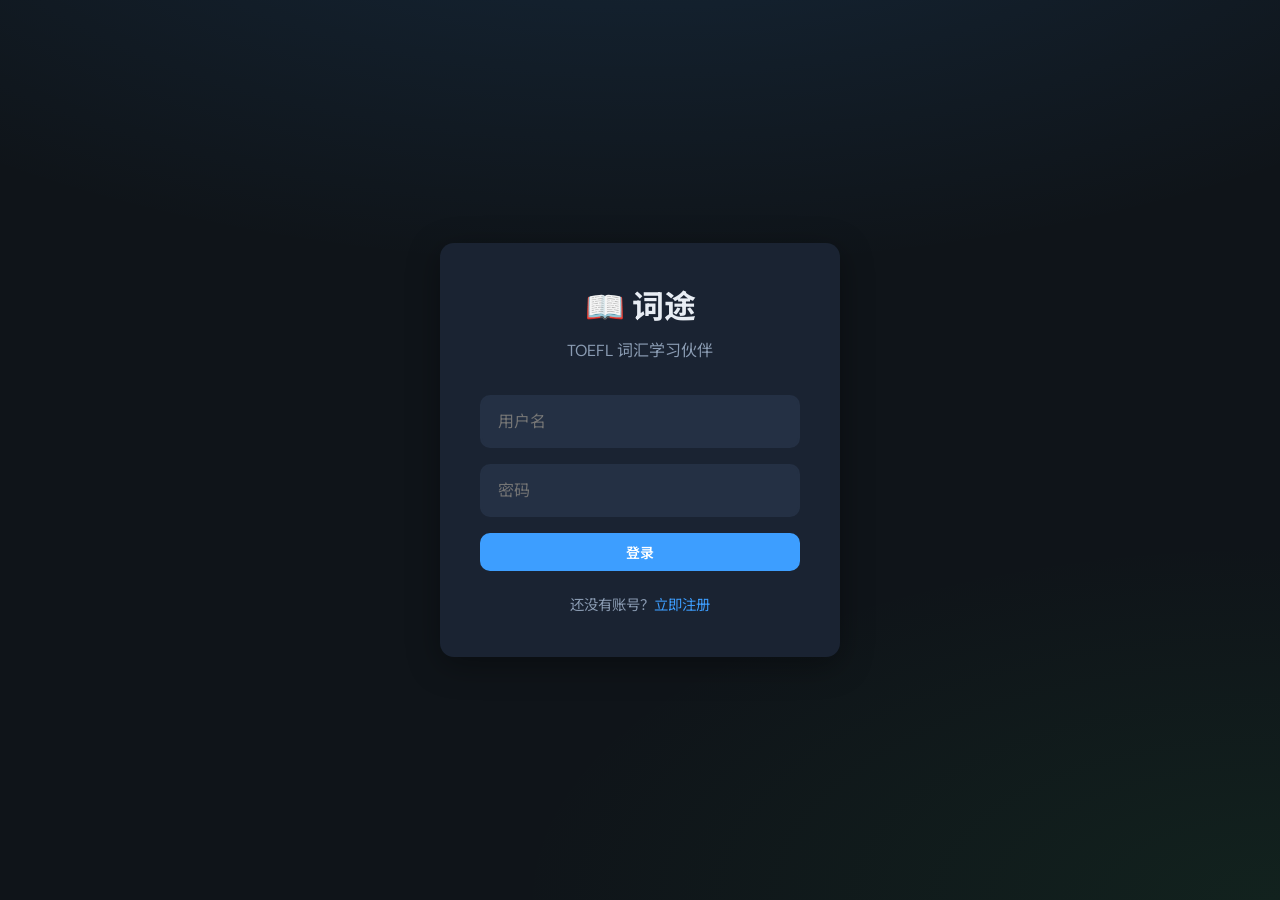
<file: index.html>
<!DOCTYPE html>
<html lang="zh-CN">
<head>
  <meta charset="UTF-8" />
  <meta name="viewport" content="width=device-width, initial-scale=1.0" />
  <title>词途 · 小李的 TOEFL 词汇伙伴</title>
  <link rel="preconnect" href="https://fonts.googleapis.com" />
  <link rel="preconnect" href="https://fonts.gstatic.com" crossorigin />
  <link href="https://fonts.googleapis.com/css2?family=DM+Sans:ital,opsz,wght@0,9..40,400;0,9..40,600;0,9..40,700;1,9..40,400&family=Noto+Sans+SC:wght@400;500;700&display=swap" rel="stylesheet" />
  <link rel="stylesheet" href="styles.css" />
</head>
<body>
  <!-- 强制登录界面 -->
  <div id="authOverlay" class="auth-overlay">
    <div class="auth-modal">
      <h2>📖 词途</h2>
      <p class="auth-subtitle">TOEFL 词汇学习伙伴</p>
      
      <div id="loginForm" class="auth-form">
        <input type="text" id="loginUsername" placeholder="用户名" autocomplete="username" />
        <input type="password" id="loginPassword" placeholder="密码" autocomplete="current-password" />
        <button type="button" id="loginBtn" class="btn btn-primary btn-block">登录</button>
        <p class="auth-switch">还没有账号？<a href="#" id="goToRegister">立即注册</a></p>
      </div>
      
      <div id="registerForm" class="auth-form hidden">
        <input type="text" id="registerUsername" placeholder="设置用户名" autocomplete="username" />
        <input type="password" id="registerPassword" placeholder="设置密码" autocomplete="new-password" />
        <input type="password" id="registerPasswordConfirm" placeholder="确认密码" autocomplete="new-password" />
        <button type="button" id="registerBtn" class="btn btn-primary btn-block">注册</button>
        <p class="auth-switch">已有账号？<a href="#" id="goToLogin">返回登录</a></p>
      </div>
    </div>
  </div>

  <div id="mainApp" class="app hidden">
    <header class="header">
      <div class="brand">
        <span class="logo" aria-hidden="true">📖</span>
        <div>
          <h1>词途</h1>
          <p class="tagline">科学复习 + 游戏激励 · 打破「记不住→不想背」</p>
        </div>
      </div>
      <div class="header-stats">
        <div class="stat-pill gold" title="经验值">
          <span class="stat-label">Lv.</span>
          <strong id="levelDisplay">1</strong>
          <span>· <strong id="xpDisplay">0</strong> XP</span>
        </div>
        <div class="stat-pill" title="连续打卡">
          <span class="stat-label">🔥</span>
          <strong id="streakCount">0</strong>
          <span>天</span>
        </div>
        <div class="stat-pill accent">
          <span class="stat-label">新词</span>
          <strong id="todayCount">0</strong>
          <span>/ <span id="goalDisplay">3</span></span>
        </div>
        <button type="button" id="checkInBtn" class="btn btn-checkin">今日打卡</button>
        <button type="button" id="userBtn" class="btn btn-ghost">👤 用户</button>
      </div>
    </header>

    <section class="panel flywheel-panel" aria-labelledby="flywheel-heading">
      <h2 id="flywheel-heading">正向循环 · 告别死记硬背</h2>
      <div class="flywheel" aria-hidden="true">
        <span class="fly-step active">用对方法</span>
        <span class="fly-arrow">→</span>
        <span class="fly-step">背得住</span>
        <span class="fly-arrow">→</span>
        <span class="fly-step">有成就感</span>
        <span class="fly-arrow">→</span>
        <span class="fly-step">更愿意背</span>
      </div>
      <p id="flywheelMsg" class="flywheel-msg">艾宾浩斯告诉我们：学完 24 小时内、第一周内复习，最能对抗遗忘。</p>
    </section>

    <section class="panel srs-panel" aria-labelledby="srs-heading">
      <h2 id="srs-heading">📅 艾宾浩斯复习计划</h2>
      <p class="hint">第 1 天学新词 → 第 2 天复习昨天 → 第 3/7/14 天巩固 · 每 7 天小测验</p>
      <div class="srs-stats">
        <div class="srs-stat">
          <strong id="dueReviewCount">0</strong>
          <span>今日待复习</span>
        </div>
        <div class="srs-stat">
          <strong id="todayReviewDone">0</strong>
          <span>今日已复习</span>
        </div>
        <div class="srs-stat highlight">
          <strong id="daysToQuiz">—</strong>
          <span>距周测</span>
        </div>
      </div>
      <ul id="dueReviewList" class="due-list"></ul>
      <button type="button" id="startReviewBtn" class="btn btn-secondary btn-block" disabled>
        开始复习第一个到期词
      </button>
    </section>

    <div id="badgeRow" class="badge-row" aria-label="成就徽章"></div>

    <section class="panel mood-panel" aria-labelledby="mood-heading">
      <h2 id="mood-heading">今天心情如何？</h2>
      <p class="hint">选一下心情，我们会记住并给你合适的鼓励</p>
      <div class="mood-grid" role="group" aria-label="心情选择">
        <button type="button" class="mood-btn" data-mood="great" title="很好">😊</button>
        <button type="button" class="mood-btn" data-mood="ok" title="还行">😐</button>
        <button type="button" class="mood-btn" data-mood="tired" title="疲惫">😩</button>
        <button type="button" class="mood-btn" data-mood="anxious" title="焦虑">😰</button>
      </div>
      <p id="moodFeedback" class="mood-feedback" hidden></p>
    </section>

    <section class="panel goal-panel">
      <label for="dailyGoal">每日新词目标（建议循序渐进：先 3～5，熟练后可调到 30）</label>
      <div class="goal-row">
        <input type="range" id="dailyGoal" min="1" max="30" value="3" />
        <output id="goalOutput" for="dailyGoal">3</output>
        <button type="button" id="saveGoalBtn" class="btn btn-ghost">保存目标</button>
      </div>
      <div class="xp-bar-wrap" title="升级进度">
        <div class="xp-bar" id="xpBar" style="width: 0%"></div>
      </div>
      <p class="hint xp-hint">掌握 +10 XP · 复习成功 +15 XP · 打卡 +5 XP · 周测答对 +20 XP</p>
    </section>

    <section id="quizBanner" class="panel quiz-banner hidden">
      <h2>🎯 本周词汇小测验</h2>
      <p class="hint">每 7～10 天总复习一次，检验真实掌握程度（至少 5 个已学词后开放）</p>
      <button type="button" id="startQuizBtn" class="btn btn-primary btn-block">开始周测（5 题）</button>
    </section>

    <section id="quizPanel" class="panel quiz-panel hidden" aria-live="polite">
      <h2>周测进行中</h2>
      <p class="quiz-progress"><span id="quizIndex">1</span> / <span id="quizTotal">5</span></p>
      <p id="quizQuestion" class="quiz-question"></p>
      <div id="quizOptions" class="quiz-options"></div>
      <p id="quizFeedback" class="quiz-feedback"></p>
    </section>

    <main class="main-grid">
      <section class="panel word-panel" aria-live="polite">
        <div id="learnModeTag" class="mode-tag">新词学习</div>
        <div class="word-toolbar">
          <button type="button" id="prevWordBtn" class="btn btn-ghost" disabled>← 上一个</button>
          <button type="button" id="randomWordBtn" class="btn btn-primary">学新词</button>
          <button type="button" id="nextWordBtn" class="btn btn-ghost">下一个 →</button>
        </div>

        <div id="wordCard" class="word-card loading">
          <p class="loading-text">正在从词典获取单词…</p>
        </div>

        <div class="word-actions" id="learnActions">
          <button type="button" id="playAudioBtn" class="btn btn-ghost" disabled>🔊 播放发音</button>
          <button type="button" id="favoriteBtn" class="btn btn-ghost" disabled>☆ 收藏</button>
          <button type="button" id="masteredBtn" class="btn btn-success" disabled>✓ 标记已掌握</button>
        </div>

        <div class="word-actions hidden" id="reviewActions">
          <button type="button" id="playAudioReviewBtn" class="btn btn-ghost" disabled>🔊 播放发音</button>
          <button type="button" id="reviewPassBtn" class="btn btn-success">✓ 记住了（+15 XP）</button>
          <button type="button" id="reviewFailBtn" class="btn btn-ghost">✗ 忘了，明天再复习</button>
        </div>

        <div class="progress-bar-wrap">
          <div class="progress-bar" id="dailyProgressBar" style="width: 0%"></div>
        </div>
        <p id="encouragement" class="encouragement"></p>
      </section>

      <aside class="sidebar">
        <section class="panel game-panel">
          <h2>🏆 词汇闯关</h2>
          <p class="hint">小游戏：看单词选释义，答对赚 XP（需至少 4 个已学词）</p>
          <p id="gameScore" class="game-score">最高分：<strong>0</strong></p>
          <button type="button" id="startGameBtn" class="btn btn-secondary btn-block">开始闯关</button>
          <div id="gameArea" class="game-area hidden">
            <p id="gameWord" class="game-word"></p>
            <div id="gameOptions" class="quiz-options"></div>
          </div>
        </section>

        <section class="panel api-panel">
          <h2>微习惯挑战</h2>
          <p class="hint">来自互联网的随机建议，降低启动难度</p>
          <blockquote id="adviceText" class="quote-box">点击按钮获取今日微行动</blockquote>
          <button type="button" id="fetchAdviceBtn" class="btn btn-secondary btn-block">获取挑战建议</button>
        </section>

        <section class="panel api-panel">
          <h2>减压一刻</h2>
          <p class="hint">学累了？看看随机治愈图（API 实时获取）</p>
          <div id="relaxImageWrap" class="relax-wrap">
            <p class="placeholder">点击下方按钮加载图片</p>
          </div>
          <button type="button" id="fetchRelaxBtn" class="btn btn-secondary btn-block">换一张治愈图</button>
        </section>

        <section class="panel list-panel">
          <div class="list-header">
            <h2>我的词库</h2>
            <button type="button" id="clearAllBtn" class="btn btn-danger btn-sm">清空记录</button>
          </div>
          <div class="tabs" role="tablist">
            <button type="button" class="tab active" data-tab="mastered" role="tab">已掌握</button>
            <button type="button" class="tab" data-tab="favorites" role="tab">收藏</button>
            <button type="button" class="tab" data-tab="srs" role="tab">复习日程</button>
          </div>
          <ul id="wordList" class="word-list"></ul>
          <p class="drag-hint">💡 拖拽可调复习顺序 · 点击词条可查看</p>
        </section>
      </aside>
    </main>

    <footer class="footer">
      <p>为渴望进步的小李设计 · 艾宾浩斯 + 游戏化 · 数据保存在本机浏览器</p>
    </footer>
  </div>

  <!-- 用户中心 -->
  <div id="userModal" class="modal-overlay hidden">
    <div class="modal">
      <h3>用户中心</h3>
      <p class="user-info">欢迎，<strong id="displayUsername">用户</strong>！</p>
      <p class="user-info">角色：<strong id="displayRole">普通用户</strong></p>
      <hr />
      <button type="button" id="logoutBtn" class="btn btn-danger btn-block">退出登录</button>
    </div>
  </div>

  <div id="toast" class="toast" role="status" aria-live="polite"></div>
  <script src="app.js"></script>
</body>
</html>
</file>
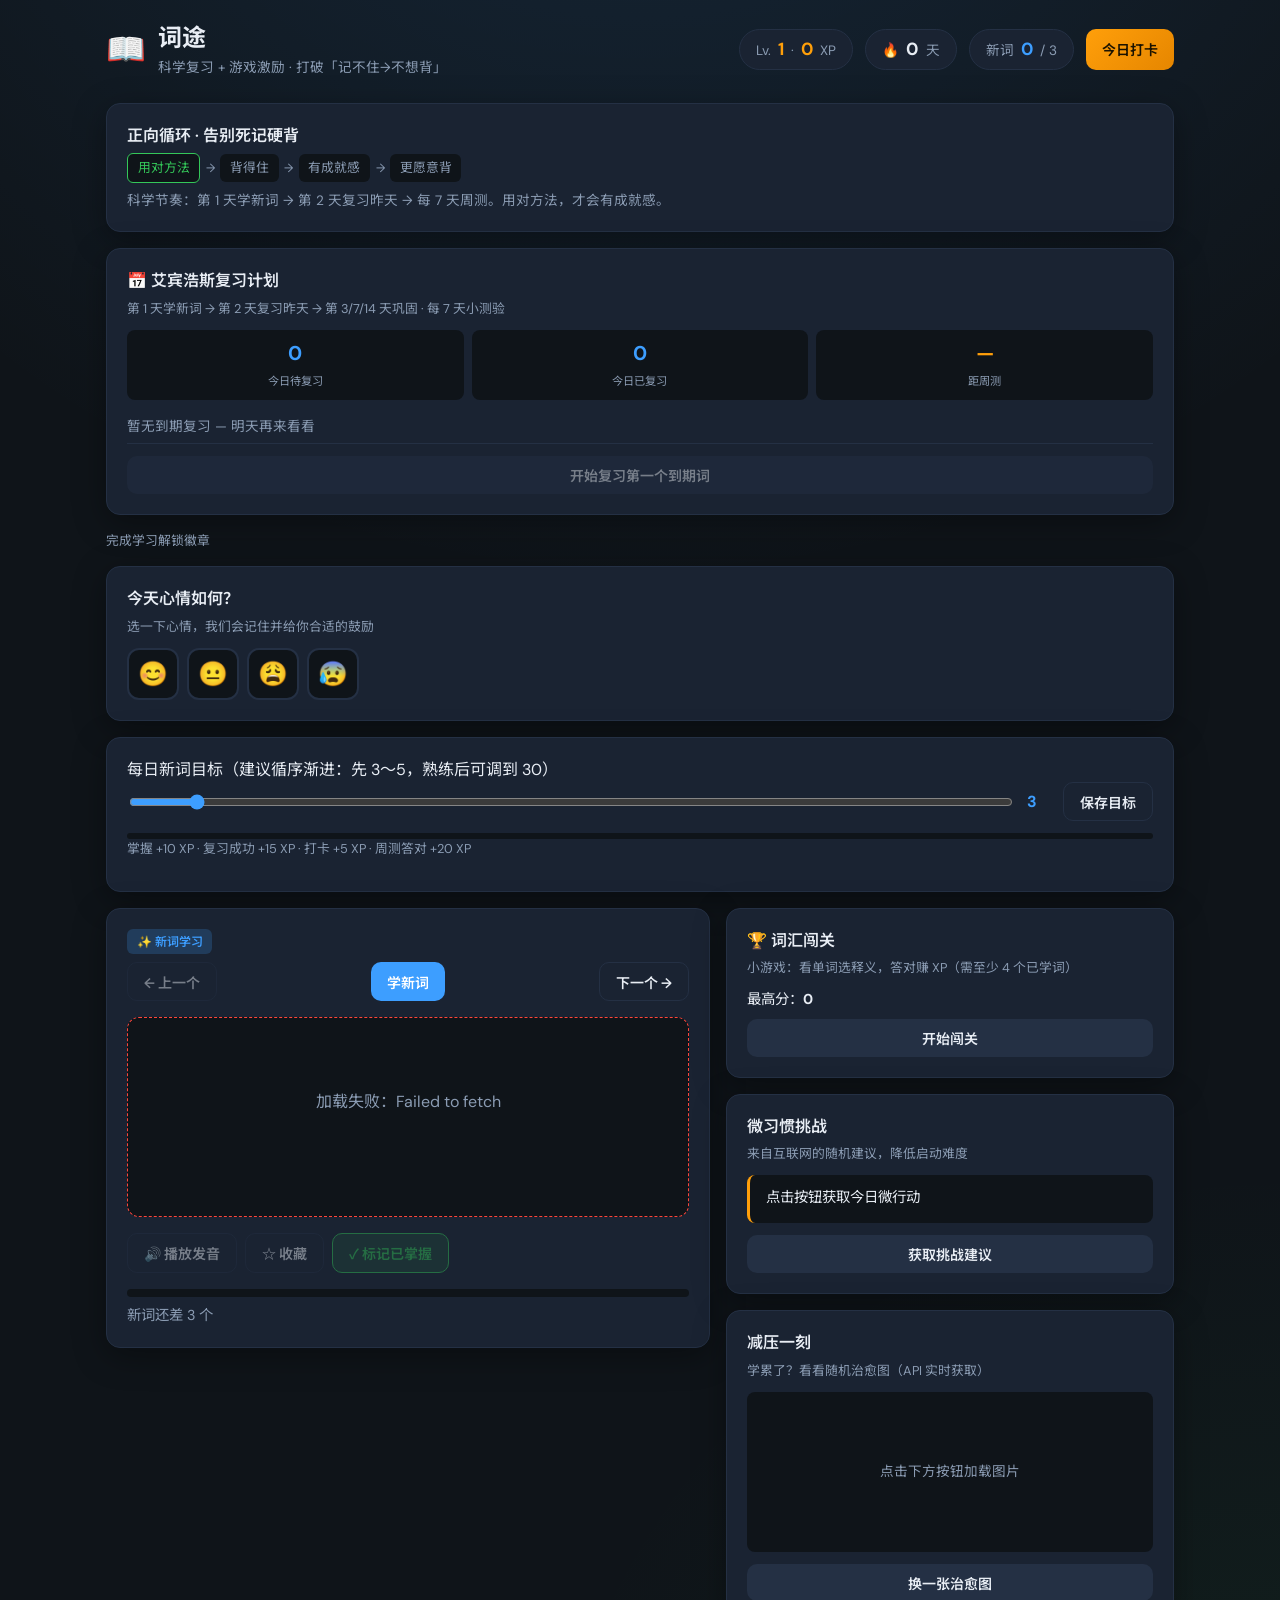
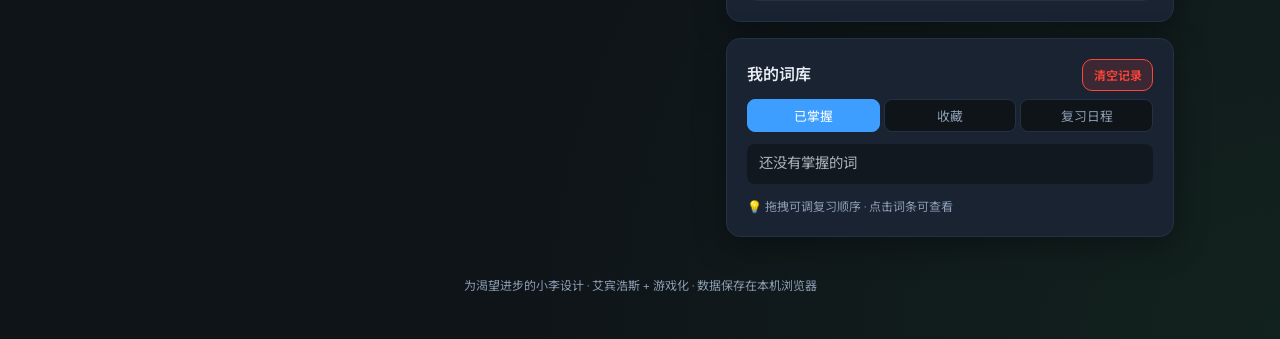
<file: v1/index.html>
<!DOCTYPE html>
<html lang="zh-CN">
<head>
  <meta charset="UTF-8" />
  <meta name="viewport" content="width=device-width, initial-scale=1.0" />
  <title>词途 · 小李的 TOEFL 词汇伙伴</title>
  <link rel="preconnect" href="https://fonts.googleapis.com" />
  <link rel="preconnect" href="https://fonts.gstatic.com" crossorigin />
  <link href="https://fonts.googleapis.com/css2?family=DM+Sans:ital,opsz,wght@0,9..40,400;0,9..40,600;0,9..40,700;1,9..40,400&family=Noto+Sans+SC:wght@400;500;700&display=swap" rel="stylesheet" />
  <link rel="stylesheet" href="styles.css" />
</head>
<body>
  <div class="app">
    <header class="header">
      <div class="brand">
        <span class="logo" aria-hidden="true">📖</span>
        <div>
          <h1>词途</h1>
          <p class="tagline">科学复习 + 游戏激励 · 打破「记不住→不想背」</p>
        </div>
      </div>
      <div class="header-stats">
        <div class="stat-pill gold" title="经验值">
          <span class="stat-label">Lv.</span>
          <strong id="levelDisplay">1</strong>
          <span>· <strong id="xpDisplay">0</strong> XP</span>
        </div>
        <div class="stat-pill" title="连续打卡">
          <span class="stat-label">🔥</span>
          <strong id="streakCount">0</strong>
          <span>天</span>
        </div>
        <div class="stat-pill accent">
          <span class="stat-label">新词</span>
          <strong id="todayCount">0</strong>
          <span>/ <span id="goalDisplay">3</span></span>
        </div>
        <button type="button" id="checkInBtn" class="btn btn-checkin">今日打卡</button>
      </div>
    </header>

    <section class="panel flywheel-panel" aria-labelledby="flywheel-heading">
      <h2 id="flywheel-heading">正向循环 · 告别死记硬背</h2>
      <div class="flywheel" aria-hidden="true">
        <span class="fly-step active">用对方法</span>
        <span class="fly-arrow">→</span>
        <span class="fly-step">背得住</span>
        <span class="fly-arrow">→</span>
        <span class="fly-step">有成就感</span>
        <span class="fly-arrow">→</span>
        <span class="fly-step">更愿意背</span>
      </div>
      <p id="flywheelMsg" class="flywheel-msg">艾宾浩斯告诉我们：学完 24 小时内、第一周内复习，最能对抗遗忘。</p>
    </section>

    <section class="panel srs-panel" aria-labelledby="srs-heading">
      <h2 id="srs-heading">📅 艾宾浩斯复习计划</h2>
      <p class="hint">第 1 天学新词 → 第 2 天复习昨天 → 第 3/7/14 天巩固 · 每 7 天小测验</p>
      <div class="srs-stats">
        <div class="srs-stat">
          <strong id="dueReviewCount">0</strong>
          <span>今日待复习</span>
        </div>
        <div class="srs-stat">
          <strong id="todayReviewDone">0</strong>
          <span>今日已复习</span>
        </div>
        <div class="srs-stat highlight">
          <strong id="daysToQuiz">—</strong>
          <span>距周测</span>
        </div>
      </div>
      <ul id="dueReviewList" class="due-list"></ul>
      <button type="button" id="startReviewBtn" class="btn btn-secondary btn-block" disabled>
        开始复习第一个到期词
      </button>
    </section>

    <div id="badgeRow" class="badge-row" aria-label="成就徽章"></div>

    <section class="panel mood-panel" aria-labelledby="mood-heading">
      <h2 id="mood-heading">今天心情如何？</h2>
      <p class="hint">选一下心情，我们会记住并给你合适的鼓励</p>
      <div class="mood-grid" role="group" aria-label="心情选择">
        <button type="button" class="mood-btn" data-mood="great" title="很好">😊</button>
        <button type="button" class="mood-btn" data-mood="ok" title="还行">😐</button>
        <button type="button" class="mood-btn" data-mood="tired" title="疲惫">😩</button>
        <button type="button" class="mood-btn" data-mood="anxious" title="焦虑">😰</button>
      </div>
      <p id="moodFeedback" class="mood-feedback" hidden></p>
    </section>

    <section class="panel goal-panel">
      <label for="dailyGoal">每日新词目标（建议循序渐进：先 3～5，熟练后可调到 30）</label>
      <div class="goal-row">
        <input type="range" id="dailyGoal" min="1" max="30" value="3" />
        <output id="goalOutput" for="dailyGoal">3</output>
        <button type="button" id="saveGoalBtn" class="btn btn-ghost">保存目标</button>
      </div>
      <div class="xp-bar-wrap" title="升级进度">
        <div class="xp-bar" id="xpBar" style="width: 0%"></div>
      </div>
      <p class="hint xp-hint">掌握 +10 XP · 复习成功 +15 XP · 打卡 +5 XP · 周测答对 +20 XP</p>
    </section>

    <section id="quizBanner" class="panel quiz-banner hidden">
      <h2>🎯 本周词汇小测验</h2>
      <p class="hint">每 7～10 天总复习一次，检验真实掌握程度（至少 5 个已学词后开放）</p>
      <button type="button" id="startQuizBtn" class="btn btn-primary btn-block">开始周测（5 题）</button>
    </section>

    <section id="quizPanel" class="panel quiz-panel hidden" aria-live="polite">
      <h2>周测进行中</h2>
      <p class="quiz-progress"><span id="quizIndex">1</span> / <span id="quizTotal">5</span></p>
      <p id="quizQuestion" class="quiz-question"></p>
      <div id="quizOptions" class="quiz-options"></div>
      <p id="quizFeedback" class="quiz-feedback"></p>
    </section>

    <main class="main-grid">
      <section class="panel word-panel" aria-live="polite">
        <div id="learnModeTag" class="mode-tag">新词学习</div>
        <div class="word-toolbar">
          <button type="button" id="prevWordBtn" class="btn btn-ghost" disabled>← 上一个</button>
          <button type="button" id="randomWordBtn" class="btn btn-primary">学新词</button>
          <button type="button" id="nextWordBtn" class="btn btn-ghost">下一个 →</button>
        </div>

        <div id="wordCard" class="word-card loading">
          <p class="loading-text">正在从词典获取单词…</p>
        </div>

        <div class="word-actions" id="learnActions">
          <button type="button" id="playAudioBtn" class="btn btn-ghost" disabled>🔊 播放发音</button>
          <button type="button" id="favoriteBtn" class="btn btn-ghost" disabled>☆ 收藏</button>
          <button type="button" id="masteredBtn" class="btn btn-success" disabled>✓ 标记已掌握</button>
        </div>

        <div class="word-actions hidden" id="reviewActions">
          <button type="button" id="playAudioReviewBtn" class="btn btn-ghost" disabled>🔊 播放发音</button>
          <button type="button" id="reviewPassBtn" class="btn btn-success">✓ 记住了（+15 XP）</button>
          <button type="button" id="reviewFailBtn" class="btn btn-ghost">✗ 忘了，明天再复习</button>
        </div>

        <div class="progress-bar-wrap">
          <div class="progress-bar" id="dailyProgressBar" style="width: 0%"></div>
        </div>
        <p id="encouragement" class="encouragement"></p>
      </section>

      <aside class="sidebar">
        <section class="panel game-panel">
          <h2>🏆 词汇闯关</h2>
          <p class="hint">小游戏：看单词选释义，答对赚 XP（需至少 4 个已学词）</p>
          <p id="gameScore" class="game-score">最高分：<strong>0</strong></p>
          <button type="button" id="startGameBtn" class="btn btn-secondary btn-block">开始闯关</button>
          <div id="gameArea" class="game-area hidden">
            <p id="gameWord" class="game-word"></p>
            <div id="gameOptions" class="quiz-options"></div>
          </div>
        </section>

        <section class="panel api-panel">
          <h2>微习惯挑战</h2>
          <p class="hint">来自互联网的随机建议，降低启动难度</p>
          <blockquote id="adviceText" class="quote-box">点击按钮获取今日微行动</blockquote>
          <button type="button" id="fetchAdviceBtn" class="btn btn-secondary btn-block">获取挑战建议</button>
        </section>

        <section class="panel api-panel">
          <h2>减压一刻</h2>
          <p class="hint">学累了？看看随机治愈图（API 实时获取）</p>
          <div id="relaxImageWrap" class="relax-wrap">
            <p class="placeholder">点击下方按钮加载图片</p>
          </div>
          <button type="button" id="fetchRelaxBtn" class="btn btn-secondary btn-block">换一张治愈图</button>
        </section>

        <section class="panel list-panel">
          <div class="list-header">
            <h2>我的词库</h2>
            <button type="button" id="clearAllBtn" class="btn btn-danger btn-sm">清空记录</button>
          </div>
          <div class="tabs" role="tablist">
            <button type="button" class="tab active" data-tab="mastered" role="tab">已掌握</button>
            <button type="button" class="tab" data-tab="favorites" role="tab">收藏</button>
            <button type="button" class="tab" data-tab="srs" role="tab">复习日程</button>
          </div>
          <ul id="wordList" class="word-list"></ul>
          <p class="drag-hint">💡 拖拽可调复习顺序 · 点击词条可查看</p>
        </section>
      </aside>
    </main>

    <footer class="footer">
      <p>为渴望进步的小李设计 · 艾宾浩斯 + 游戏化 · 数据保存在本机浏览器</p>
    </footer>
  </div>

  <div id="toast" class="toast" role="status" aria-live="polite"></div>
  <script src="app.js"></script>
</body>
</html>
</file>
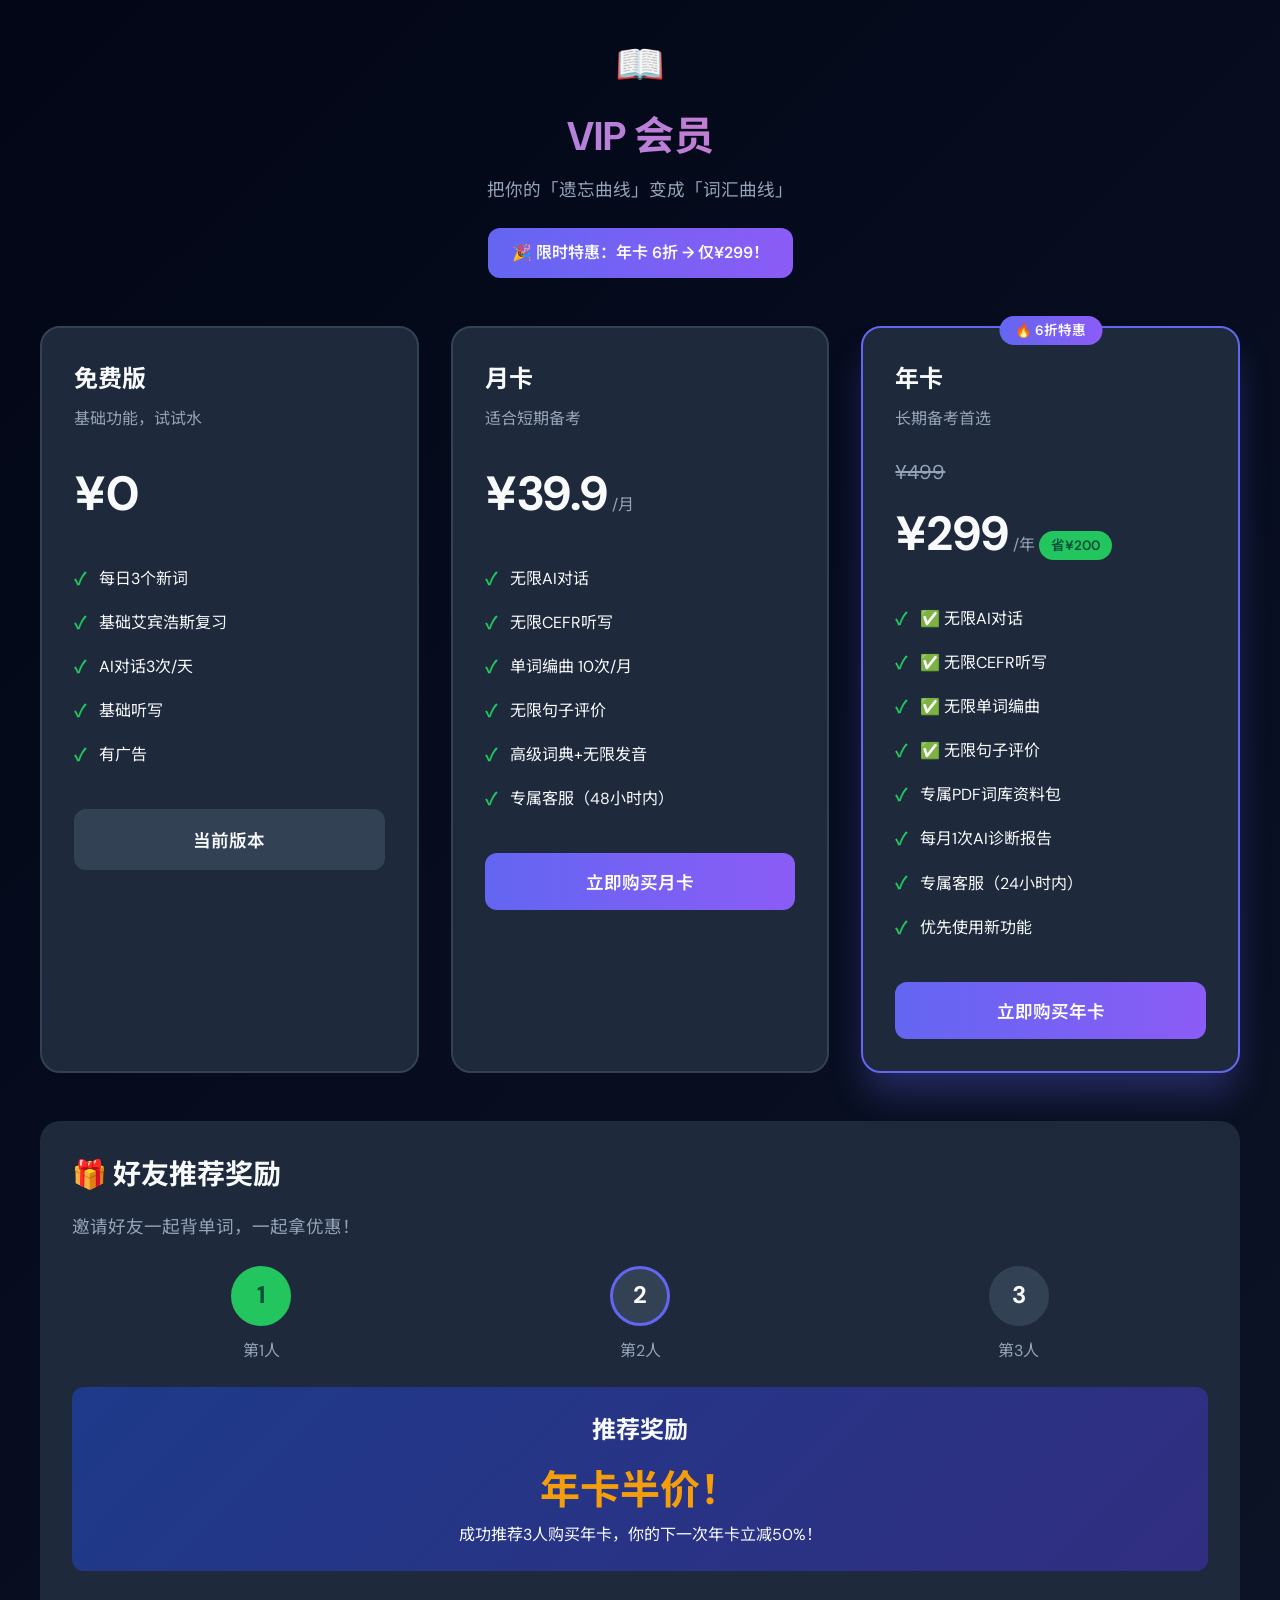
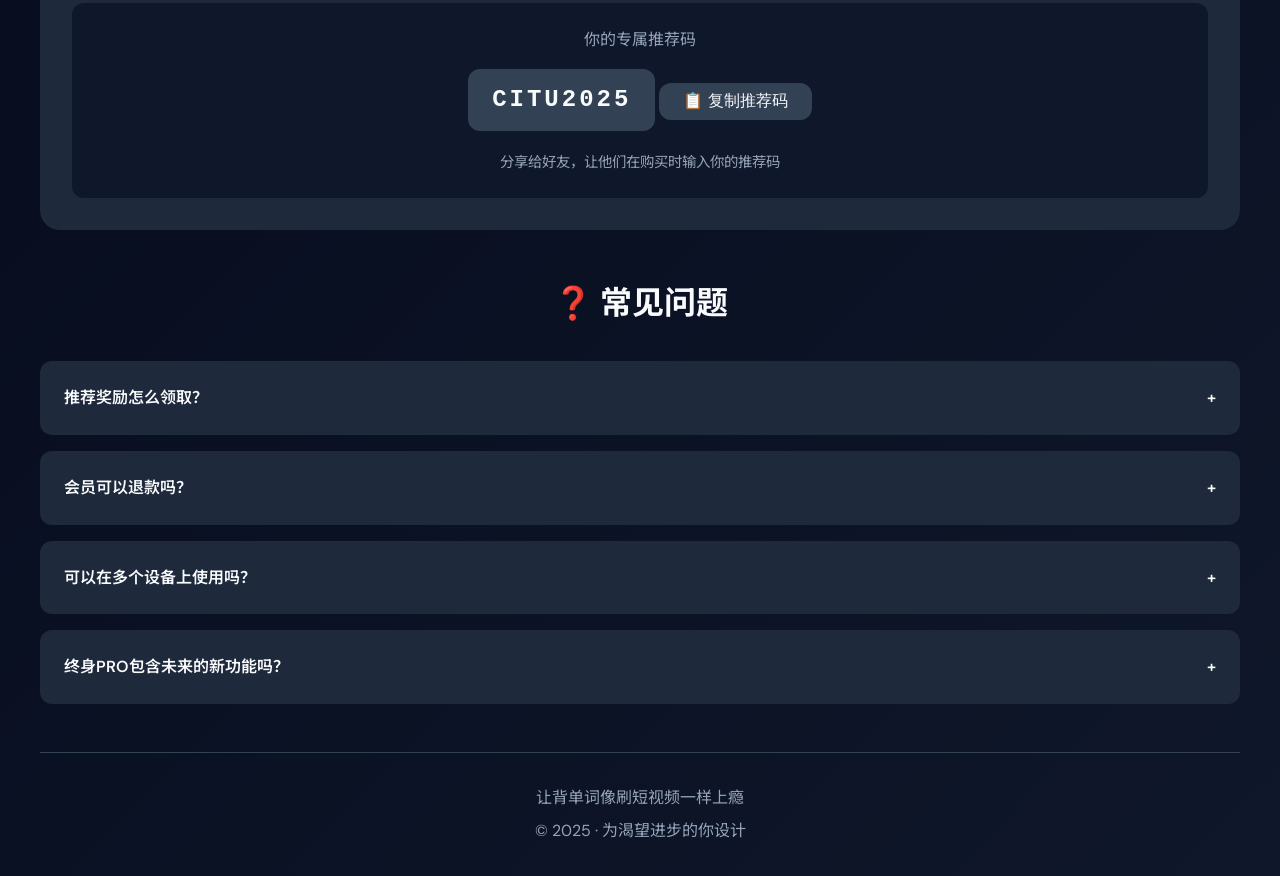
<file: pricing.html>
<!DOCTYPE html>
<html lang="zh-CN">
<head>
    <meta charset="UTF-8">
    <meta name="viewport" content="width=device-width, initial-scale=1.0">
    <title>VIP 会员 - 解锁无限背词</title>
    <link rel="preconnect" href="https://fonts.googleapis.com" />
    <link rel="preconnect" href="https://fonts.gstatic.com" crossorigin />
    <link href="https://fonts.googleapis.com/css2?family=DM+Sans:opsz,wght@9..40,400;9..40,600;9..40,700&family=Noto+Sans+SC:wght@400;500;700&display=swap" rel="stylesheet" />
    <style>
        * {
            margin: 0;
            padding: 0;
            box-sizing: border-box;
        }

        :root {
            --bg: #0f172a;
            --bg-dark: #020617;
            --surface: #1e293b;
            --surface-light: #334155;
            --text: #f8fafc;
            --muted: #94a3b8;
            --accent: #6366f1;
            --accent-light: #818cf8;
            --success: #22c55e;
            --warning: #f59e0b;
            --danger: #ef4444;
            --radius-lg: 20px;
            --radius-md: 12px;
        }

        body {
            font-family: 'DM Sans', 'Noto Sans SC', system-ui, sans-serif;
            background: linear-gradient(135deg, var(--bg-dark) 0%, var(--bg) 100%);
            color: var(--text);
            line-height: 1.6;
            min-height: 100vh;
            padding: 2rem 1rem;
        }

        .container {
            max-width: 1200px;
            margin: 0 auto;
        }

        /* Header */
        header {
            text-align: center;
            margin-bottom: 3rem;
        }

        .logo {
            font-size: 2.5rem;
            margin-bottom: 0.5rem;
        }

        h1 {
            font-size: 2.5rem;
            font-weight: 700;
            margin-bottom: 0.5rem;
            background: linear-gradient(90deg, var(--accent-light), #f472b6);
            -webkit-background-clip: text;
            -webkit-text-fill-color: transparent;
            background-clip: text;
        }

        .subtitle {
            font-size: 1.1rem;
            color: var(--muted);
            margin-bottom: 1.5rem;
        }

        /* Promotion Banner */
        .promo-banner {
            background: linear-gradient(90deg, var(--accent), #8b5cf6);
            padding: 0.75rem 1.5rem;
            border-radius: var(--radius-md);
            display: inline-flex;
            align-items: center;
            gap: 0.5rem;
            font-weight: 600;
            animation: pulse 2s ease-in-out infinite;
        }

        @keyframes pulse {
            0%, 100% { transform: scale(1); }
            50% { transform: scale(1.02); }
        }

        /* Pricing Grid */
        .pricing-grid {
            display: grid;
            grid-template-columns: repeat(auto-fit, minmax(280px, 1fr));
            gap: 2rem;
            margin-bottom: 3rem;
        }

        .plan-card {
            background: var(--surface);
            border: 2px solid var(--surface-light);
            border-radius: var(--radius-lg);
            padding: 2rem;
            transition: all 0.3s ease;
            position: relative;
        }

        .plan-card:hover {
            transform: translateY(-5px);
            border-color: var(--accent);
            box-shadow: 0 20px 25px -5px rgba(0, 0, 0, 0.3);
        }

        .plan-card.popular {
            border-color: var(--accent);
            box-shadow: 0 25px 35px -5px rgba(99, 102, 241, 0.3);
        }

        .popular-badge {
            position: absolute;
            top: -12px;
            left: 50%;
            transform: translateX(-50%);
            background: linear-gradient(90deg, var(--accent), #8b5cf6);
            padding: 0.25rem 1rem;
            border-radius: 20px;
            font-size: 0.85rem;
            font-weight: 600;
        }

        .plan-name {
            font-size: 1.5rem;
            font-weight: 700;
            margin-bottom: 0.5rem;
        }

        .plan-description {
            color: var(--muted);
            margin-bottom: 1.5rem;
        }

        .price-display {
            margin-bottom: 1.5rem;
        }

        .price {
            font-size: 3rem;
            font-weight: 700;
        }

        .price-period {
            color: var(--muted);
            font-size: 1rem;
        }

        .original-price {
            text-decoration: line-through;
            color: var(--muted);
            font-size: 1.25rem;
            margin-bottom: 0.5rem;
        }

        .savings {
            background: var(--success);
            color: #064e3b;
            padding: 0.25rem 0.75rem;
            border-radius: 15px;
            font-size: 0.85rem;
            font-weight: 600;
            display: inline-block;
        }

        .feature-list {
            list-style: none;
            margin-bottom: 2rem;
        }

        .feature-list li {
            padding: 0.5rem 0;
            display: flex;
            align-items: center;
            gap: 0.75rem;
        }

        .feature-list li::before {
            content: '✓';
            color: var(--success);
            font-weight: 700;
            font-size: 1.1rem;
        }

        .btn {
            width: 100%;
            padding: 1rem 2rem;
            border: none;
            border-radius: var(--radius-md);
            font-size: 1.1rem;
            font-weight: 600;
            cursor: pointer;
            transition: all 0.2s ease;
            font-family: inherit;
        }

        .btn-primary {
            background: linear-gradient(90deg, var(--accent), #8b5cf6);
            color: white;
        }

        .btn-primary:hover {
            transform: scale(1.02);
            box-shadow: 0 10px 20px rgba(99, 102, 241, 0.4);
        }

        .btn-secondary {
            background: var(--surface-light);
            color: var(--text);
            border: 2px solid var(--surface-light);
        }

        .btn-secondary:hover {
            border-color: var(--accent);
        }

        /* Referral Section */
        .referral-section {
            background: var(--surface);
            border-radius: var(--radius-lg);
            padding: 2rem;
            margin-bottom: 3rem;
        }

        .referral-section h2 {
            font-size: 1.75rem;
            margin-bottom: 1rem;
            display: flex;
            align-items: center;
            gap: 0.5rem;
        }

        .referral-progress {
            display: flex;
            justify-content: space-between;
            margin: 1.5rem 0;
        }

        .referral-step {
            text-align: center;
            flex: 1;
        }

        .step-circle {
            width: 60px;
            height: 60px;
            border-radius: 50%;
            background: var(--surface-light);
            display: flex;
            align-items: center;
            justify-content: center;
            margin: 0 auto 0.75rem;
            font-size: 1.5rem;
            font-weight: 700;
            border: 3px solid var(--surface-light);
        }

        .step-circle.completed {
            background: var(--success);
            border-color: var(--success);
            color: #064e3b;
        }

        .step-circle.active {
            border-color: var(--accent);
            animation: bounce 1s ease infinite;
        }

        @keyframes bounce {
            0%, 100% { transform: translateY(0); }
            50% { transform: translateY(-5px); }
        }

        .step-label {
            color: var(--muted);
        }

        .referral-reward {
            background: linear-gradient(135deg, #1e3a8a, #312e81);
            border-radius: var(--radius-md);
            padding: 1.5rem;
            text-align: center;
            margin-top: 1.5rem;
        }

        .referral-reward h3 {
            font-size: 1.5rem;
            margin-bottom: 0.5rem;
        }

        .referral-reward .big-reward {
            font-size: 2.5rem;
            font-weight: 700;
            color: var(--warning);
        }

        .referral-code {
            margin-top: 2rem;
            background: var(--bg);
            padding: 1.5rem;
            border-radius: var(--radius-md);
            text-align: center;
        }

        .referral-code label {
            display: block;
            color: var(--muted);
            margin-bottom: 0.5rem;
        }

        .code-display {
            font-size: 1.5rem;
            font-weight: 700;
            letter-spacing: 3px;
            background: var(--surface-light);
            padding: 0.75rem 1.5rem;
            border-radius: var(--radius-md);
            font-family: 'Courier New', monospace;
            display: inline-block;
            margin: 0.5rem 0;
        }

        .copy-btn {
            background: var(--surface-light);
            border: none;
            padding: 0.5rem 1.5rem;
            border-radius: var(--radius-md);
            color: var(--text);
            font-size: 1rem;
            cursor: pointer;
            margin-top: 0.5rem;
        }

        .copy-btn:hover {
            background: var(--accent);
        }

        /* FAQ Section */
        .faq-section {
            margin-bottom: 3rem;
        }

        .faq-section h2 {
            text-align: center;
            font-size: 2rem;
            margin-bottom: 2rem;
        }

        .faq-item {
            background: var(--surface);
            border-radius: var(--radius-md);
            padding: 1.5rem;
            margin-bottom: 1rem;
        }

        .faq-question {
            display: flex;
            justify-content: space-between;
            align-items: center;
            cursor: pointer;
            font-weight: 600;
        }

        .faq-answer {
            margin-top: 1rem;
            color: var(--muted);
            display: none;
        }

        .faq-answer.active {
            display: block;
        }

        /* Footer */
        footer {
            text-align: center;
            color: var(--muted);
            padding-top: 2rem;
            border-top: 1px solid var(--surface-light);
        }

        @media (max-width: 768px) {
            h1 {
                font-size: 2rem;
            }

            .pricing-grid {
                grid-template-columns: 1fr;
            }

            .referral-progress {
                flex-direction: column;
                gap: 1.5rem;
            }
        }
    </style>
</head>
<body>
    <div class="container">
        <header>
            <div class="logo">📖</div>
            <h1>VIP 会员</h1>
            <p class="subtitle">把你的「遗忘曲线」变成「词汇曲线」</p>
            <div class="promo-banner">
                🎉 限时特惠：年卡 6折 → 仅¥299！
            </div>
        </header>

        <section class="pricing-grid">
            <div class="plan-card">
                <h3 class="plan-name">免费版</h3>
                <p class="plan-description">基础功能，试试水</p>
                <div class="price-display">
                    <span class="price">¥0</span>
                </div>
                <ul class="feature-list">
                    <li>每日3个新词</li>
                    <li>基础艾宾浩斯复习</li>
                    <li>AI对话3次/天</li>
                    <li>基础听写</li>
                    <li>有广告</li>
                </ul>
                <button class="btn btn-secondary">当前版本</button>
            </div>

            <div class="plan-card">
                <h3 class="plan-name">月卡</h3>
                <p class="plan-description">适合短期备考</p>
                <div class="price-display">
                    <span class="price">¥39.9</span>
                    <span class="price-period">/月</span>
                </div>
                <ul class="feature-list">
                    <li>无限AI对话</li>
                    <li>无限CEFR听写</li>
                    <li>单词编曲 10次/月</li>
                    <li>无限句子评价</li>
                    <li>高级词典+无限发音</li>
                    <li>专属客服（48小时内）</li>
                </ul>
                <button class="btn btn-primary">立即购买月卡</button>
            </div>

            <div class="plan-card popular">
                <div class="popular-badge">🔥 6折特惠</div>
                <h3 class="plan-name">年卡</h3>
                <p class="plan-description">长期备考首选</p>
                <div class="price-display">
                    <div class="original-price">¥499</div>
                    <span class="price">¥299</span>
                    <span class="price-period">/年</span>
                    <div class="savings">省¥200</div>
                </div>
                <ul class="feature-list">
                    <li>✅ 无限AI对话</li>
                    <li>✅ 无限CEFR听写</li>
                    <li>✅ 无限单词编曲</li>
                    <li>✅ 无限句子评价</li>
                    <li>专属PDF词库资料包</li>
                    <li>每月1次AI诊断报告</li>
                    <li>专属客服（24小时内）</li>
                    <li>优先使用新功能</li>
                </ul>
                <button class="btn btn-primary">立即购买年卡</button>
            </div>
        </section>

        <section class="referral-section">
            <h2>🎁 好友推荐奖励</h2>
            <p class="subtitle">邀请好友一起背单词，一起拿优惠！</p>
            
            <div class="referral-progress">
                <div class="referral-step">
                    <div class="step-circle completed">1</div>
                    <div class="step-label">第1人</div>
                </div>
                <div class="referral-step">
                    <div class="step-circle active">2</div>
                    <div class="step-label">第2人</div>
                </div>
                <div class="referral-step">
                    <div class="step-circle">3</div>
                    <div class="step-label">第3人</div>
                </div>
            </div>

            <div class="referral-reward">
                <h3>推荐奖励</h3>
                <div class="big-reward">年卡半价！</div>
                <p>成功推荐3人购买年卡，你的下一次年卡立减50%！</p>
            </div>

            <div class="referral-code">
                <label>你的专属推荐码</label>
                <div class="code-display">CITU2025</div>
                <button class="copy-btn" onclick="copyCode()">📋 复制推荐码</button>
                <p style="margin-top: 0.75rem; color: var(--muted); font-size: 0.9rem;">
                    分享给好友，让他们在购买时输入你的推荐码
                </p>
            </div>
        </section>

        <section class="faq-section">
            <h2>❓ 常见问题</h2>
            
            <div class="faq-item">
                <div class="faq-question" onclick="toggleFAQ(this)">
                    推荐奖励怎么领取？
                    <span>+</span>
                </div>
                <div class="faq-answer">
                    成功推荐3人购买年卡后，系统会自动发放50%折扣券到你的账户，可以用于购买下次年卡！
                </div>
            </div>

            <div class="faq-item">
                <div class="faq-question" onclick="toggleFAQ(this)">
                    会员可以退款吗？
                    <span>+</span>
                </div>
                <div class="faq-answer">
                    月卡支持7天无理由退款，年卡支持15天无理由退款，终身PRO支持30天无理由退款！
                </div>
            </div>

            <div class="faq-item">
                <div class="faq-question" onclick="toggleFAQ(this)">
                    可以在多个设备上使用吗？
                    <span>+</span>
                </div>
                <div class="faq-answer">
                    当然可以！同一账号可以在手机、平板、电脑上同步使用！
                </div>
            </div>

            <div class="faq-item">
                <div class="faq-question" onclick="toggleFAQ(this)">
                    终身PRO包含未来的新功能吗？
                    <span>+</span>
                </div>
                <div class="faq-answer">
                    当然！只要推出的新功能，终身PRO用户都可以免费使用！
                </div>
            </div>
        </section>

        <footer>
            <p>让背单词像刷短视频一样上瘾</p>
            <p style="margin-top: 0.5rem;">© 2025 · 为渴望进步的你设计</p>
        </footer>
    </div>

    <script>
        function copyCode() {
            navigator.clipboard.writeText('CITU2025').then(() => {
                alert('推荐码已复制！');
            });
        }

        function toggleFAQ(element) {
            const answer = element.nextElementSibling;
            const icon = element.querySelector('span');
            
            if (answer.classList.contains('active')) {
                answer.classList.remove('active');
                icon.textContent = '+';
            } else {
                answer.classList.add('active');
                icon.textContent = '−';
            }
        }

        // 模拟推荐进度（实际应该从后端获取）
        // 这里只是演示
        function updateReferralProgress(count) {
            const steps = document.querySelectorAll('.step-circle');
            steps.forEach((step, index) => {
                if (index < count) {
                    step.classList.add('completed');
                    step.classList.remove('active');
                } else if (index === count) {
                    step.classList.add('active');
                    step.classList.remove('completed');
                } else {
                    step.classList.remove('active', 'completed');
                }
            });
        }

        // 演示：当前推荐了1人
        updateReferralProgress(1);
    </script>
</body>
</html>
</file>
<file: styles.css>
:root {
  --bg: #0f1419;
  --surface: #1a2332;
  --surface-2: #243044;
  --text: #e8edf4;
  --muted: #8b9cb3;
  --accent: #3d9eff;
  --accent-dim: #2a6db8;
  --success: #34c759;
  --warning: #ff9f0a;
  --danger: #ff453a;
  --radius: 14px;
  --font: "DM Sans", "Noto Sans SC", system-ui, sans-serif;
  --shadow: 0 8px 32px rgba(0, 0, 0, 0.35);
}

/* === 用户系统样式 === */
.auth-overlay {
  position: fixed;
  top: 0;
  left: 0;
  right: 0;
  bottom: 0;
  background: var(--bg);
  background-image:
    radial-gradient(ellipse 80% 50% at 50% -20%, rgba(61, 158, 255, 0.15), transparent),
    radial-gradient(ellipse 60% 40% at 100% 100%, rgba(52, 199, 89, 0.08), transparent);
  display: flex;
  justify-content: center;
  align-items: center;
  z-index: 9999;
}

.auth-modal {
  background: var(--surface);
  border-radius: var(--radius);
  padding: 2.5rem;
  width: 100%;
  max-width: 400px;
  box-shadow: var(--shadow);
  text-align: center;
}

.auth-modal h2 {
  margin: 0 0 0.5rem;
  font-size: 2rem;
}

.auth-subtitle {
  color: var(--muted);
  margin: 0 0 2rem;
}

.auth-form {
  display: flex;
  flex-direction: column;
  gap: 1rem;
}

.auth-form input {
  width: 100%;
  padding: 0.875rem 1rem;
  border: 2px solid var(--surface-2);
  border-radius: 10px;
  background: var(--surface-2);
  color: var(--text);
  font-size: 1rem;
  font-family: var(--font);
  transition: border-color 0.2s;
}

.auth-form input:focus {
  outline: none;
  border-color: var(--accent);
}

.auth-switch {
  margin: 0.5rem 0 0;
  color: var(--muted);
  font-size: 0.9rem;
}

.auth-switch a {
  color: var(--accent);
  text-decoration: none;
}

.auth-switch a:hover {
  text-decoration: underline;
}

.modal-overlay {
  position: fixed;
  top: 0;
  left: 0;
  right: 0;
  bottom: 0;
  background: rgba(0, 0, 0, 0.6);
  display: flex;
  justify-content: center;
  align-items: center;
  z-index: 9998;
  backdrop-filter: blur(4px);
}

.modal {
  background: var(--surface);
  border-radius: var(--radius);
  padding: 2rem;
  width: 100%;
  max-width: 420px;
  box-shadow: var(--shadow);
}

.modal h3 {
  margin: 0 0 1rem;
  text-align: center;
}

.user-info {
  text-align: center;
  margin: 0.5rem 0;
}

.user-info strong {
  color: var(--accent);
}

.modal hr {
  border: none;
  border-top: 1px solid var(--surface-2);
  margin: 1.25rem 0;
}

.hidden {
  display: none !important;
}

/* === 原有样式继续 === */

*,
*::before,
*::after {
  box-sizing: border-box;
}

body {
  margin: 0;
  min-height: 100vh;
  font-family: var(--font);
  background: var(--bg);
  background-image:
    radial-gradient(ellipse 80% 50% at 50% -20%, rgba(61, 158, 255, 0.15), transparent),
    radial-gradient(ellipse 60% 40% at 100% 100%, rgba(52, 199, 89, 0.08), transparent);
  color: var(--text);
  line-height: 1.5;
}

.app {
  max-width: 1100px;
  margin: 0 auto;
  padding: 1.25rem 1rem 2rem;
}

.header {
  display: flex;
  flex-wrap: wrap;
  justify-content: space-between;
  align-items: center;
  gap: 1rem;
  margin-bottom: 1.5rem;
}

.brand {
  display: flex;
  align-items: center;
  gap: 0.75rem;
}

.logo {
  font-size: 2rem;
}

.brand h1 {
  margin: 0;
  font-size: 1.5rem;
  font-weight: 700;
  letter-spacing: -0.02em;
}

.tagline {
  margin: 0.15rem 0 0;
  font-size: 0.85rem;
  color: var(--muted);
}

.header-stats {
  display: flex;
  gap: 0.75rem;
}

.stat-pill {
  background: var(--surface);
  border: 1px solid var(--surface-2);
  border-radius: 999px;
  padding: 0.4rem 1rem;
  font-size: 0.85rem;
  color: var(--muted);
}

.stat-pill strong {
  color: var(--text);
  font-size: 1.1rem;
  margin: 0 0.2rem;
}

.stat-pill.accent strong {
  color: var(--accent);
}

.stat-pill.gold strong {
  color: var(--warning);
}

.btn-checkin {
  background: linear-gradient(135deg, var(--warning), #e68600);
  color: #1a1200;
  font-weight: 700;
  white-space: nowrap;
}

.btn-checkin.pulse:not(:disabled) {
  animation: pulse 1.5s ease-in-out infinite;
}

.btn-checkin:disabled {
  background: var(--surface-2);
  color: var(--muted);
}

@keyframes pulse {
  0%, 100% { box-shadow: 0 0 0 0 rgba(255, 159, 10, 0.5); }
  50% { box-shadow: 0 0 0 8px rgba(255, 159, 10, 0); }
}

.flywheel-panel {
  border-color: rgba(52, 199, 89, 0.35);
}

.flywheel {
  display: flex;
  flex-wrap: wrap;
  align-items: center;
  gap: 0.35rem;
  margin-bottom: 0.5rem;
}

.fly-step {
  font-size: 0.8rem;
  padding: 0.25rem 0.6rem;
  background: var(--bg);
  border-radius: 6px;
  color: var(--muted);
}

.fly-step.active {
  color: var(--success);
  border: 1px solid var(--success);
}

.fly-arrow {
  color: var(--muted);
  font-size: 0.75rem;
}

.flywheel-msg {
  margin: 0;
  font-size: 0.85rem;
  color: var(--muted);
}

.srs-panel {
  border-color: rgba(61, 158, 255, 0.35);
}

.srs-stats {
  display: grid;
  grid-template-columns: repeat(3, 1fr);
  gap: 0.5rem;
  margin-bottom: 0.75rem;
}

.srs-stat {
  text-align: center;
  padding: 0.5rem;
  background: var(--bg);
  border-radius: 8px;
}

.srs-stat strong {
  display: block;
  font-size: 1.25rem;
  color: var(--accent);
}

.srs-stat.highlight strong {
  color: var(--warning);
}

.srs-stat span {
  font-size: 0.7rem;
  color: var(--muted);
}

.due-list {
  list-style: none;
  margin: 0 0 0.75rem;
  padding: 0;
  max-height: 120px;
  overflow-y: auto;
}

.due-list li {
  display: flex;
  justify-content: space-between;
  align-items: center;
  padding: 0.35rem 0;
  font-size: 0.85rem;
  border-bottom: 1px solid var(--surface-2);
}

.due-word-btn {
  background: none;
  border: none;
  color: var(--accent);
  font-family: inherit;
  font-weight: 600;
  cursor: pointer;
  padding: 0;
}

.due-empty {
  color: var(--muted);
  font-size: 0.85rem;
  cursor: default;
}

.due-meta {
  font-size: 0.75rem;
  color: var(--muted);
}

.badge-row {
  display: flex;
  flex-wrap: wrap;
  gap: 0.35rem;
  margin-bottom: 1rem;
}

.badge {
  font-size: 1.25rem;
  padding: 0.25rem 0.5rem;
  background: var(--surface);
  border-radius: 8px;
  border: 1px solid var(--surface-2);
}

.badge-empty {
  font-size: 0.8rem;
  color: var(--muted);
}

.xp-bar-wrap {
  height: 6px;
  background: var(--bg);
  border-radius: 999px;
  margin-top: 0.75rem;
  overflow: hidden;
}

.xp-bar {
  height: 100%;
  background: linear-gradient(90deg, var(--warning), #ffd60a);
  transition: width 0.4s ease;
}

.xp-bar.level-up {
  animation: levelFlash 0.6s ease;
}

@keyframes levelFlash {
  50% { filter: brightness(1.8); width: 100% !important; }
}

.xp-hint {
  margin-top: 0.35rem;
  margin-bottom: 0;
}

.mode-tag {
  display: inline-block;
  font-size: 0.75rem;
  font-weight: 600;
  padding: 0.2rem 0.6rem;
  border-radius: 6px;
  background: rgba(61, 158, 255, 0.2);
  color: var(--accent);
  margin-bottom: 0.5rem;
}

.srs-hint {
  font-size: 0.8rem;
  color: var(--warning);
  margin: 0 0 0.75rem;
}

.hidden {
  display: none !important;
}

.quiz-banner {
  border-color: rgba(255, 159, 10, 0.5);
  background: linear-gradient(135deg, var(--surface), rgba(255, 159, 10, 0.08));
}

.quiz-panel .quiz-progress {
  margin: 0 0 0.5rem;
  font-size: 0.85rem;
  color: var(--muted);
}

.quiz-question {
  font-size: 1.1rem;
  font-weight: 600;
  margin: 0 0 0.75rem;
}

.quiz-options {
  display: flex;
  flex-direction: column;
  gap: 0.4rem;
}

.quiz-opt {
  text-align: left;
  padding: 0.65rem 0.85rem;
  font-family: inherit;
  font-size: 0.85rem;
  background: var(--bg);
  border: 1px solid var(--surface-2);
  border-radius: 8px;
  color: var(--text);
  cursor: pointer;
}

.quiz-opt:hover:not(:disabled) {
  border-color: var(--accent);
}

.quiz-opt:disabled {
  opacity: 0.7;
  cursor: default;
}

.quiz-feedback {
  margin: 0.75rem 0 0;
  font-size: 0.9rem;
}

.quiz-feedback.ok {
  color: var(--success);
}

.quiz-feedback.fail {
  color: var(--danger);
}

.game-score {
  margin: 0 0 0.5rem;
  font-size: 0.9rem;
}

.game-word {
  font-size: 1.5rem;
  font-weight: 700;
  text-align: center;
  margin: 0 0 0.75rem;
}

.game-area {
  margin-top: 0.75rem;
  padding-top: 0.75rem;
  border-top: 1px solid var(--surface-2);
}

.panel {
  background: var(--surface);
  border: 1px solid var(--surface-2);
  border-radius: var(--radius);
  padding: 1.25rem;
  margin-bottom: 1rem;
  box-shadow: var(--shadow);
}

.panel h2 {
  margin: 0 0 0.35rem;
  font-size: 1rem;
  font-weight: 600;
}

.hint {
  margin: 0 0 0.75rem;
  font-size: 0.8rem;
  color: var(--muted);
}

.mood-grid {
  display: flex;
  gap: 0.5rem;
  flex-wrap: wrap;
}

.mood-btn {
  width: 3.25rem;
  height: 3.25rem;
  font-size: 1.5rem;
  border: 2px solid var(--surface-2);
  border-radius: 12px;
  background: var(--bg);
  cursor: pointer;
  transition: transform 0.15s, border-color 0.15s, box-shadow 0.15s;
}

.mood-btn:hover {
  transform: scale(1.06);
  border-color: var(--accent);
}

.mood-btn.selected {
  border-color: var(--accent);
  box-shadow: 0 0 0 3px rgba(61, 158, 255, 0.35);
}

.mood-feedback {
  margin: 0.75rem 0 0;
  font-size: 0.9rem;
  color: var(--accent);
}

.goal-row {
  display: flex;
  align-items: center;
  gap: 0.75rem;
  flex-wrap: wrap;
}

.goal-row input[type="range"] {
  flex: 1;
  min-width: 120px;
  accent-color: var(--accent);
}

.goal-row output {
  font-weight: 700;
  color: var(--accent);
  min-width: 1.5rem;
}

.main-grid {
  display: grid;
  grid-template-columns: 1fr;
  gap: 1rem;
}

@media (min-width: 860px) {
  .main-grid {
    grid-template-columns: 1.35fr 1fr;
    align-items: start;
  }
}

.word-toolbar {
  display: flex;
  justify-content: space-between;
  gap: 0.5rem;
  margin-bottom: 1rem;
  flex-wrap: wrap;
}

.word-card {
  min-height: 200px;
  padding: 1.5rem;
  background: var(--bg);
  border-radius: 12px;
  border: 1px dashed var(--surface-2);
  margin-bottom: 1rem;
}

.word-card.loading .loading-text {
  color: var(--muted);
  text-align: center;
  margin: 3rem 0;
}

.word-card.error {
  border-color: var(--danger);
}

.word-title {
  font-size: 2.25rem;
  font-weight: 700;
  margin: 0 0 0.25rem;
  letter-spacing: -0.03em;
}

.phonetic {
  color: var(--muted);
  font-size: 1rem;
  margin-bottom: 1rem;
}

.meaning-block {
  margin-bottom: 0.75rem;
}

.part-of-speech {
  display: inline-block;
  font-size: 0.75rem;
  text-transform: uppercase;
  color: var(--accent);
  background: rgba(61, 158, 255, 0.15);
  padding: 0.15rem 0.5rem;
  border-radius: 4px;
  margin-right: 0.5rem;
}

.example {
  font-size: 0.9rem;
  color: var(--muted);
  font-style: italic;
  margin: 0.35rem 0 0 0;
  padding-left: 0.75rem;
  border-left: 2px solid var(--surface-2);
}

.word-actions {
  display: flex;
  flex-wrap: wrap;
  gap: 0.5rem;
  margin-bottom: 1rem;
}

.progress-bar-wrap {
  height: 8px;
  background: var(--bg);
  border-radius: 999px;
  overflow: hidden;
  margin-bottom: 0.5rem;
}

.progress-bar {
  height: 100%;
  background: linear-gradient(90deg, var(--accent-dim), var(--success));
  border-radius: 999px;
  transition: width 0.4s ease;
}

.encouragement {
  margin: 0;
  font-size: 0.9rem;
  color: var(--muted);
  min-height: 1.4em;
}

.encouragement.done {
  color: var(--success);
  font-weight: 500;
}

.btn {
  font-family: inherit;
  font-size: 0.875rem;
  font-weight: 600;
  padding: 0.55rem 1rem;
  border-radius: 10px;
  border: none;
  cursor: pointer;
  transition: opacity 0.15s, transform 0.1s;
}

.btn:disabled {
  opacity: 0.45;
  cursor: not-allowed;
}

.btn:not(:disabled):active {
  transform: scale(0.98);
}

.btn-primary {
  background: var(--accent);
  color: #fff;
}

.btn-primary:hover:not(:disabled) {
  background: #5aadff;
}

.btn-secondary {
  background: var(--surface-2);
  color: var(--text);
}

.btn-secondary:hover:not(:disabled) {
  background: #2f3f55;
}

.btn-ghost {
  background: transparent;
  color: var(--text);
  border: 1px solid var(--surface-2);
}

.btn-ghost:hover:not(:disabled) {
  border-color: var(--accent);
  color: var(--accent);
}

.btn-success {
  background: rgba(52, 199, 89, 0.2);
  color: var(--success);
  border: 1px solid var(--success);
}

.btn-success:hover:not(:disabled) {
  background: rgba(52, 199, 89, 0.35);
}

.btn-danger {
  background: rgba(255, 69, 58, 0.15);
  color: var(--danger);
  border: 1px solid var(--danger);
}

.btn-sm {
  padding: 0.35rem 0.65rem;
  font-size: 0.75rem;
}

.btn-block {
  width: 100%;
}

.quote-box {
  margin: 0 0 0.75rem;
  padding: 0.75rem 1rem;
  background: var(--bg);
  border-radius: 8px;
  border-left: 3px solid var(--warning);
  font-size: 0.9rem;
  min-height: 3rem;
}

.relax-wrap {
  min-height: 160px;
  background: var(--bg);
  border-radius: 8px;
  overflow: hidden;
  margin-bottom: 0.75rem;
  display: flex;
  align-items: center;
  justify-content: center;
}

.relax-wrap img {
  width: 100%;
  height: auto;
  max-height: 220px;
  object-fit: cover;
  display: block;
}

.relax-wrap .placeholder {
  color: var(--muted);
  font-size: 0.85rem;
  padding: 1rem;
  text-align: center;
  margin: 0;
}

.list-header {
  display: flex;
  justify-content: space-between;
  align-items: center;
  margin-bottom: 0.5rem;
}

.list-header h2 {
  margin: 0;
}

.tabs {
  display: flex;
  gap: 0.25rem;
  margin-bottom: 0.75rem;
}

.tab {
  flex: 1;
  padding: 0.4rem;
  font-size: 0.8rem;
  font-family: inherit;
  background: var(--bg);
  border: 1px solid var(--surface-2);
  border-radius: 8px;
  color: var(--muted);
  cursor: pointer;
}

.tab.active {
  background: var(--accent);
  color: #fff;
  border-color: var(--accent);
}

.word-list {
  list-style: none;
  margin: 0;
  padding: 0;
  max-height: 220px;
  overflow-y: auto;
}

.word-list li {
  display: flex;
  align-items: center;
  gap: 0.5rem;
  padding: 0.5rem 0.65rem;
  background: var(--bg);
  border-radius: 8px;
  margin-bottom: 0.35rem;
  cursor: grab;
  border: 1px solid transparent;
  font-size: 0.9rem;
}

.word-list li:active {
  cursor: grabbing;
}

.word-list li.dragging {
  opacity: 0.5;
  border-color: var(--accent);
}

.word-list li.drag-over {
  border-color: var(--success);
  border-style: dashed;
}

.word-list .drag-handle {
  color: var(--muted);
  font-size: 0.75rem;
  user-select: none;
}

.word-list button.remove {
  margin-left: auto;
  background: none;
  border: none;
  color: var(--muted);
  cursor: pointer;
  font-size: 1rem;
  padding: 0 0.25rem;
}

.word-list button.remove:hover {
  color: var(--danger);
}

.drag-hint {
  margin: 0.5rem 0 0;
  font-size: 0.75rem;
  color: var(--muted);
}

.footer {
  text-align: center;
  font-size: 0.75rem;
  color: var(--muted);
  margin-top: 1.5rem;
}

.toast {
  position: fixed;
  bottom: 1.5rem;
  left: 50%;
  transform: translateX(-50%) translateY(100px);
  background: var(--surface-2);
  color: var(--text);
  padding: 0.75rem 1.25rem;
  border-radius: 10px;
  font-size: 0.9rem;
  box-shadow: var(--shadow);
  opacity: 0;
  transition: transform 0.3s, opacity 0.3s;
  z-index: 100;
  pointer-events: none;
}

.toast.show {
  transform: translateX(-50%) translateY(0);
  opacity: 1;
}
</file>
<file: v1/styles.css>
:root {
  --bg: #0f1419;
  --surface: #1a2332;
  --surface-2: #243044;
  --text: #e8edf4;
  --muted: #8b9cb3;
  --accent: #3d9eff;
  --accent-dim: #2a6db8;
  --success: #34c759;
  --warning: #ff9f0a;
  --danger: #ff453a;
  --radius: 14px;
  --font: "DM Sans", "Noto Sans SC", system-ui, sans-serif;
  --shadow: 0 8px 32px rgba(0, 0, 0, 0.35);
}

*,
*::before,
*::after {
  box-sizing: border-box;
}

body {
  margin: 0;
  min-height: 100vh;
  font-family: var(--font);
  background: var(--bg);
  background-image:
    radial-gradient(ellipse 80% 50% at 50% -20%, rgba(61, 158, 255, 0.15), transparent),
    radial-gradient(ellipse 60% 40% at 100% 100%, rgba(52, 199, 89, 0.08), transparent);
  color: var(--text);
  line-height: 1.5;
}

.app {
  max-width: 1100px;
  margin: 0 auto;
  padding: 1.25rem 1rem 2rem;
}

.header {
  display: flex;
  flex-wrap: wrap;
  justify-content: space-between;
  align-items: center;
  gap: 1rem;
  margin-bottom: 1.5rem;
}

.brand {
  display: flex;
  align-items: center;
  gap: 0.75rem;
}

.logo {
  font-size: 2rem;
}

.brand h1 {
  margin: 0;
  font-size: 1.5rem;
  font-weight: 700;
  letter-spacing: -0.02em;
}

.tagline {
  margin: 0.15rem 0 0;
  font-size: 0.85rem;
  color: var(--muted);
}

.header-stats {
  display: flex;
  gap: 0.75rem;
}

.stat-pill {
  background: var(--surface);
  border: 1px solid var(--surface-2);
  border-radius: 999px;
  padding: 0.4rem 1rem;
  font-size: 0.85rem;
  color: var(--muted);
}

.stat-pill strong {
  color: var(--text);
  font-size: 1.1rem;
  margin: 0 0.2rem;
}

.stat-pill.accent strong {
  color: var(--accent);
}

.stat-pill.gold strong {
  color: var(--warning);
}

.btn-checkin {
  background: linear-gradient(135deg, var(--warning), #e68600);
  color: #1a1200;
  font-weight: 700;
  white-space: nowrap;
}

.btn-checkin.pulse:not(:disabled) {
  animation: pulse 1.5s ease-in-out infinite;
}

.btn-checkin:disabled {
  background: var(--surface-2);
  color: var(--muted);
}

@keyframes pulse {
  0%, 100% { box-shadow: 0 0 0 0 rgba(255, 159, 10, 0.5); }
  50% { box-shadow: 0 0 0 8px rgba(255, 159, 10, 0); }
}

.flywheel-panel {
  border-color: rgba(52, 199, 89, 0.35);
}

.flywheel {
  display: flex;
  flex-wrap: wrap;
  align-items: center;
  gap: 0.35rem;
  margin-bottom: 0.5rem;
}

.fly-step {
  font-size: 0.8rem;
  padding: 0.25rem 0.6rem;
  background: var(--bg);
  border-radius: 6px;
  color: var(--muted);
}

.fly-step.active {
  color: var(--success);
  border: 1px solid var(--success);
}

.fly-arrow {
  color: var(--muted);
  font-size: 0.75rem;
}

.flywheel-msg {
  margin: 0;
  font-size: 0.85rem;
  color: var(--muted);
}

.srs-panel {
  border-color: rgba(61, 158, 255, 0.35);
}

.srs-stats {
  display: grid;
  grid-template-columns: repeat(3, 1fr);
  gap: 0.5rem;
  margin-bottom: 0.75rem;
}

.srs-stat {
  text-align: center;
  padding: 0.5rem;
  background: var(--bg);
  border-radius: 8px;
}

.srs-stat strong {
  display: block;
  font-size: 1.25rem;
  color: var(--accent);
}

.srs-stat.highlight strong {
  color: var(--warning);
}

.srs-stat span {
  font-size: 0.7rem;
  color: var(--muted);
}

.due-list {
  list-style: none;
  margin: 0 0 0.75rem;
  padding: 0;
  max-height: 120px;
  overflow-y: auto;
}

.due-list li {
  display: flex;
  justify-content: space-between;
  align-items: center;
  padding: 0.35rem 0;
  font-size: 0.85rem;
  border-bottom: 1px solid var(--surface-2);
}

.due-word-btn {
  background: none;
  border: none;
  color: var(--accent);
  font-family: inherit;
  font-weight: 600;
  cursor: pointer;
  padding: 0;
}

.due-empty {
  color: var(--muted);
  font-size: 0.85rem;
  cursor: default;
}

.due-meta {
  font-size: 0.75rem;
  color: var(--muted);
}

.badge-row {
  display: flex;
  flex-wrap: wrap;
  gap: 0.35rem;
  margin-bottom: 1rem;
}

.badge {
  font-size: 1.25rem;
  padding: 0.25rem 0.5rem;
  background: var(--surface);
  border-radius: 8px;
  border: 1px solid var(--surface-2);
}

.badge-empty {
  font-size: 0.8rem;
  color: var(--muted);
}

.xp-bar-wrap {
  height: 6px;
  background: var(--bg);
  border-radius: 999px;
  margin-top: 0.75rem;
  overflow: hidden;
}

.xp-bar {
  height: 100%;
  background: linear-gradient(90deg, var(--warning), #ffd60a);
  transition: width 0.4s ease;
}

.xp-bar.level-up {
  animation: levelFlash 0.6s ease;
}

@keyframes levelFlash {
  50% { filter: brightness(1.8); width: 100% !important; }
}

.xp-hint {
  margin-top: 0.35rem;
  margin-bottom: 0;
}

.mode-tag {
  display: inline-block;
  font-size: 0.75rem;
  font-weight: 600;
  padding: 0.2rem 0.6rem;
  border-radius: 6px;
  background: rgba(61, 158, 255, 0.2);
  color: var(--accent);
  margin-bottom: 0.5rem;
}

.srs-hint {
  font-size: 0.8rem;
  color: var(--warning);
  margin: 0 0 0.75rem;
}

.hidden {
  display: none !important;
}

.quiz-banner {
  border-color: rgba(255, 159, 10, 0.5);
  background: linear-gradient(135deg, var(--surface), rgba(255, 159, 10, 0.08));
}

.quiz-panel .quiz-progress {
  margin: 0 0 0.5rem;
  font-size: 0.85rem;
  color: var(--muted);
}

.quiz-question {
  font-size: 1.1rem;
  font-weight: 600;
  margin: 0 0 0.75rem;
}

.quiz-options {
  display: flex;
  flex-direction: column;
  gap: 0.4rem;
}

.quiz-opt {
  text-align: left;
  padding: 0.65rem 0.85rem;
  font-family: inherit;
  font-size: 0.85rem;
  background: var(--bg);
  border: 1px solid var(--surface-2);
  border-radius: 8px;
  color: var(--text);
  cursor: pointer;
}

.quiz-opt:hover:not(:disabled) {
  border-color: var(--accent);
}

.quiz-opt:disabled {
  opacity: 0.7;
  cursor: default;
}

.quiz-feedback {
  margin: 0.75rem 0 0;
  font-size: 0.9rem;
}

.quiz-feedback.ok {
  color: var(--success);
}

.quiz-feedback.fail {
  color: var(--danger);
}

.game-score {
  margin: 0 0 0.5rem;
  font-size: 0.9rem;
}

.game-word {
  font-size: 1.5rem;
  font-weight: 700;
  text-align: center;
  margin: 0 0 0.75rem;
}

.game-area {
  margin-top: 0.75rem;
  padding-top: 0.75rem;
  border-top: 1px solid var(--surface-2);
}

.panel {
  background: var(--surface);
  border: 1px solid var(--surface-2);
  border-radius: var(--radius);
  padding: 1.25rem;
  margin-bottom: 1rem;
  box-shadow: var(--shadow);
}

.panel h2 {
  margin: 0 0 0.35rem;
  font-size: 1rem;
  font-weight: 600;
}

.hint {
  margin: 0 0 0.75rem;
  font-size: 0.8rem;
  color: var(--muted);
}

.mood-grid {
  display: flex;
  gap: 0.5rem;
  flex-wrap: wrap;
}

.mood-btn {
  width: 3.25rem;
  height: 3.25rem;
  font-size: 1.5rem;
  border: 2px solid var(--surface-2);
  border-radius: 12px;
  background: var(--bg);
  cursor: pointer;
  transition: transform 0.15s, border-color 0.15s, box-shadow 0.15s;
}

.mood-btn:hover {
  transform: scale(1.06);
  border-color: var(--accent);
}

.mood-btn.selected {
  border-color: var(--accent);
  box-shadow: 0 0 0 3px rgba(61, 158, 255, 0.35);
}

.mood-feedback {
  margin: 0.75rem 0 0;
  font-size: 0.9rem;
  color: var(--accent);
}

.goal-row {
  display: flex;
  align-items: center;
  gap: 0.75rem;
  flex-wrap: wrap;
}

.goal-row input[type="range"] {
  flex: 1;
  min-width: 120px;
  accent-color: var(--accent);
}

.goal-row output {
  font-weight: 700;
  color: var(--accent);
  min-width: 1.5rem;
}

.main-grid {
  display: grid;
  grid-template-columns: 1fr;
  gap: 1rem;
}

@media (min-width: 860px) {
  .main-grid {
    grid-template-columns: 1.35fr 1fr;
    align-items: start;
  }
}

.word-toolbar {
  display: flex;
  justify-content: space-between;
  gap: 0.5rem;
  margin-bottom: 1rem;
  flex-wrap: wrap;
}

.word-card {
  min-height: 200px;
  padding: 1.5rem;
  background: var(--bg);
  border-radius: 12px;
  border: 1px dashed var(--surface-2);
  margin-bottom: 1rem;
}

.word-card.loading .loading-text {
  color: var(--muted);
  text-align: center;
  margin: 3rem 0;
}

.word-card.error {
  border-color: var(--danger);
}

.word-title {
  font-size: 2.25rem;
  font-weight: 700;
  margin: 0 0 0.25rem;
  letter-spacing: -0.03em;
}

.phonetic {
  color: var(--muted);
  font-size: 1rem;
  margin-bottom: 1rem;
}

.meaning-block {
  margin-bottom: 0.75rem;
}

.part-of-speech {
  display: inline-block;
  font-size: 0.75rem;
  text-transform: uppercase;
  color: var(--accent);
  background: rgba(61, 158, 255, 0.15);
  padding: 0.15rem 0.5rem;
  border-radius: 4px;
  margin-right: 0.5rem;
}

.example {
  font-size: 0.9rem;
  color: var(--muted);
  font-style: italic;
  margin: 0.35rem 0 0 0;
  padding-left: 0.75rem;
  border-left: 2px solid var(--surface-2);
}

.word-actions {
  display: flex;
  flex-wrap: wrap;
  gap: 0.5rem;
  margin-bottom: 1rem;
}

.progress-bar-wrap {
  height: 8px;
  background: var(--bg);
  border-radius: 999px;
  overflow: hidden;
  margin-bottom: 0.5rem;
}

.progress-bar {
  height: 100%;
  background: linear-gradient(90deg, var(--accent-dim), var(--success));
  border-radius: 999px;
  transition: width 0.4s ease;
}

.encouragement {
  margin: 0;
  font-size: 0.9rem;
  color: var(--muted);
  min-height: 1.4em;
}

.encouragement.done {
  color: var(--success);
  font-weight: 500;
}

.btn {
  font-family: inherit;
  font-size: 0.875rem;
  font-weight: 600;
  padding: 0.55rem 1rem;
  border-radius: 10px;
  border: none;
  cursor: pointer;
  transition: opacity 0.15s, transform 0.1s;
}

.btn:disabled {
  opacity: 0.45;
  cursor: not-allowed;
}

.btn:not(:disabled):active {
  transform: scale(0.98);
}

.btn-primary {
  background: var(--accent);
  color: #fff;
}

.btn-primary:hover:not(:disabled) {
  background: #5aadff;
}

.btn-secondary {
  background: var(--surface-2);
  color: var(--text);
}

.btn-secondary:hover:not(:disabled) {
  background: #2f3f55;
}

.btn-ghost {
  background: transparent;
  color: var(--text);
  border: 1px solid var(--surface-2);
}

.btn-ghost:hover:not(:disabled) {
  border-color: var(--accent);
  color: var(--accent);
}

.btn-success {
  background: rgba(52, 199, 89, 0.2);
  color: var(--success);
  border: 1px solid var(--success);
}

.btn-success:hover:not(:disabled) {
  background: rgba(52, 199, 89, 0.35);
}

.btn-danger {
  background: rgba(255, 69, 58, 0.15);
  color: var(--danger);
  border: 1px solid var(--danger);
}

.btn-sm {
  padding: 0.35rem 0.65rem;
  font-size: 0.75rem;
}

.btn-block {
  width: 100%;
}

.quote-box {
  margin: 0 0 0.75rem;
  padding: 0.75rem 1rem;
  background: var(--bg);
  border-radius: 8px;
  border-left: 3px solid var(--warning);
  font-size: 0.9rem;
  min-height: 3rem;
}

.relax-wrap {
  min-height: 160px;
  background: var(--bg);
  border-radius: 8px;
  overflow: hidden;
  margin-bottom: 0.75rem;
  display: flex;
  align-items: center;
  justify-content: center;
}

.relax-wrap img {
  width: 100%;
  height: auto;
  max-height: 220px;
  object-fit: cover;
  display: block;
}

.relax-wrap .placeholder {
  color: var(--muted);
  font-size: 0.85rem;
  padding: 1rem;
  text-align: center;
  margin: 0;
}

.list-header {
  display: flex;
  justify-content: space-between;
  align-items: center;
  margin-bottom: 0.5rem;
}

.list-header h2 {
  margin: 0;
}

.tabs {
  display: flex;
  gap: 0.25rem;
  margin-bottom: 0.75rem;
}

.tab {
  flex: 1;
  padding: 0.4rem;
  font-size: 0.8rem;
  font-family: inherit;
  background: var(--bg);
  border: 1px solid var(--surface-2);
  border-radius: 8px;
  color: var(--muted);
  cursor: pointer;
}

.tab.active {
  background: var(--accent);
  color: #fff;
  border-color: var(--accent);
}

.word-list {
  list-style: none;
  margin: 0;
  padding: 0;
  max-height: 220px;
  overflow-y: auto;
}

.word-list li {
  display: flex;
  align-items: center;
  gap: 0.5rem;
  padding: 0.5rem 0.65rem;
  background: var(--bg);
  border-radius: 8px;
  margin-bottom: 0.35rem;
  cursor: grab;
  border: 1px solid transparent;
  font-size: 0.9rem;
}

.word-list li:active {
  cursor: grabbing;
}

.word-list li.dragging {
  opacity: 0.5;
  border-color: var(--accent);
}

.word-list li.drag-over {
  border-color: var(--success);
  border-style: dashed;
}

.word-list .drag-handle {
  color: var(--muted);
  font-size: 0.75rem;
  user-select: none;
}

.word-list button.remove {
  margin-left: auto;
  background: none;
  border: none;
  color: var(--muted);
  cursor: pointer;
  font-size: 1rem;
  padding: 0 0.25rem;
}

.word-list button.remove:hover {
  color: var(--danger);
}

.drag-hint {
  margin: 0.5rem 0 0;
  font-size: 0.75rem;
  color: var(--muted);
}

.footer {
  text-align: center;
  font-size: 0.75rem;
  color: var(--muted);
  margin-top: 1.5rem;
}

.toast {
  position: fixed;
  bottom: 1.5rem;
  left: 50%;
  transform: translateX(-50%) translateY(100px);
  background: var(--surface-2);
  color: var(--text);
  padding: 0.75rem 1.25rem;
  border-radius: 10px;
  font-size: 0.9rem;
  box-shadow: var(--shadow);
  opacity: 0;
  transition: transform 0.3s, opacity 0.3s;
  z-index: 100;
  pointer-events: none;
}

.toast.show {
  transform: translateX(-50%) translateY(0);
  opacity: 1;
}
</file>
